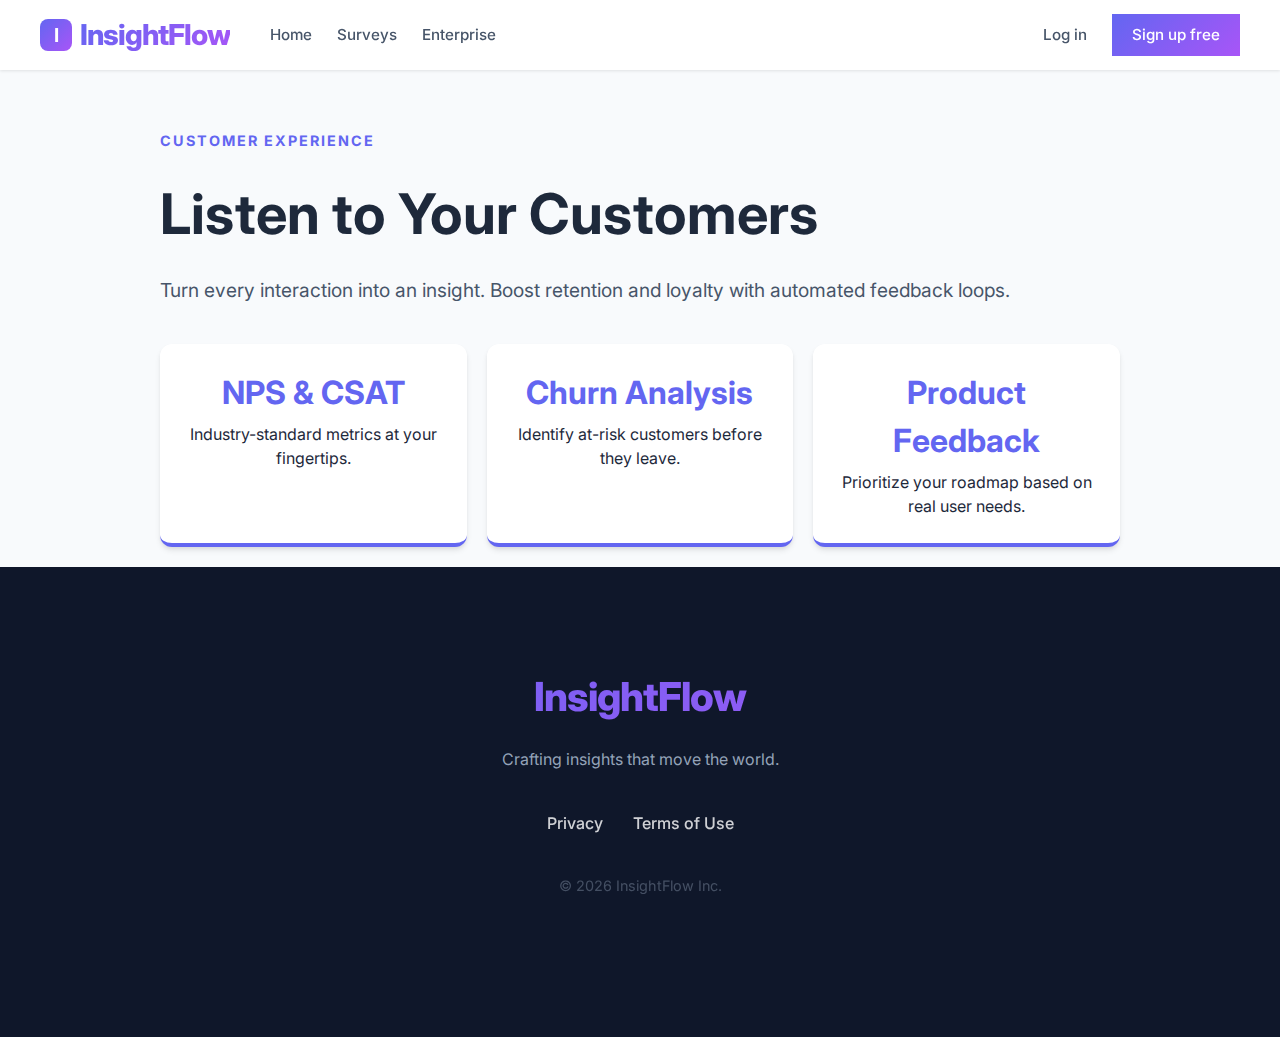
<file: customer-feedback.html>
<!DOCTYPE html>
<html lang="en">

<head>
    <meta charset="UTF-8">
    <meta name="viewport" content="width=device-width, initial-scale=1.0">
    <title>Customer Feedback | InsightFlow</title>
    <link rel="stylesheet" href="style.css">
    <link href="https://fonts.googleapis.com/css2?family=Inter:wght@300;400;600;800&display=swap" rel="stylesheet">
</head>

<body>
    <nav>
        <div style="display: flex; align-items: center; gap: 40px;">
            <a href="index.html" class="brand"
                style="display: flex; align-items: center; gap: 8px; text-decoration: none;">
                <div
                    style="width: 32px; height: 32px; background: var(--brand-gradient); border-radius: 8px; display: flex; align-items: center; justify-content: center; color: white; font-weight: bold; font-size: 1.2rem;">
                    I</div>
                <span class="brand-text">InsightFlow</span>
            </a>
            <button class="mobile-menu-btn" onclick="toggleMobileMenu()">☰</button>
            <div class="nav-links" id="main-nav-links">
                <a href="index.html" class="nav-item">Home</a>
                <a href="online-surveys.html" class="nav-item">Surveys</a>
                <a href="enterprise.html" class="nav-item">Enterprise</a>
            </div>
        </div>
        <div class="nav-links">
            <a href="login.html" class="nav-item guest-only">Log in</a>
            <a href="signup.html" class="nav-item guest-only btn-primary" style="padding: 10px 20px; color: white;">Sign
                up free</a>
        </div>
    </nav>

    <section class="container mt-40">
        <div class="reveal visible">
            <div class="tagline">Customer Experience</div>
            <h1 style="font-size: 3.5rem; margin-bottom: 20px;">Listen to Your Customers</h1>
            <p style="font-size: 1.2rem; margin-bottom: 40px; color: #475569;">Turn every interaction into an insight.
                Boost retention and loyalty with automated feedback loops.</p>
        </div>

        <div class="stats-grid mt-40">
            <div class="stat-card">
                <h4>NPS & CSAT</h4>
                <p>Industry-standard metrics at your fingertips.</p>
            </div>
            <div class="stat-card">
                <h4>Churn Analysis</h4>
                <p>Identify at-risk customers before they leave.</p>
            </div>
            <div class="stat-card">
                <h4>Product Feedback</h4>
                <p>Prioritize your roadmap based on real user needs.</p>
            </div>
        </div>
    </section>

    <footer>
        <div style="max-width: 1200px; margin: 0 auto;">
            <h2 class="brand-text">InsightFlow</h2>
            <p>Crafting insights that move the world.</p>
            <div style="display: flex; justify-content: center; gap: 30px; opacity: 0.8;">
                <a href="#">Privacy</a>
                <a href="#">Terms of Use</a>
            </div>
            <p style="margin-top: 40px; font-size: 0.9rem; opacity: 0.4;">&copy; 2026 InsightFlow Inc.</p>
        </div>
    </footer>

    <script src="script.js"></script>
</body>

</html>
</file>
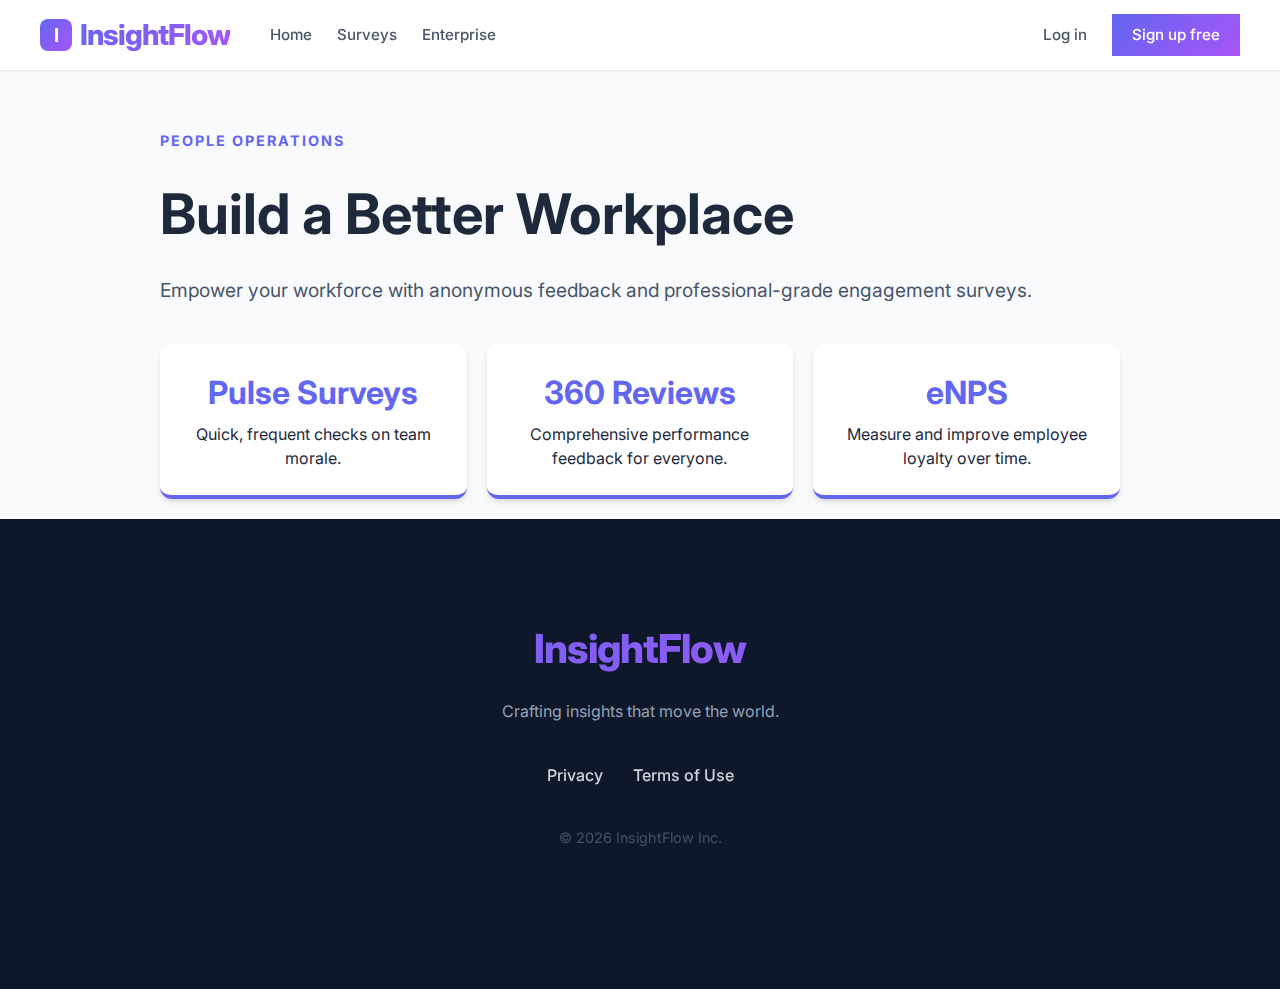
<file: employee-engagement.html>
<!DOCTYPE html>
<html lang="en">

<head>
    <meta charset="UTF-8">
    <meta name="viewport" content="width=device-width, initial-scale=1.0">
    <title>Employee Engagement | InsightFlow</title>
    <link rel="stylesheet" href="style.css">
    <link href="https://fonts.googleapis.com/css2?family=Inter:wght@300;400;600;800&display=swap" rel="stylesheet">
</head>

<body>
    <nav>
        <div style="display: flex; align-items: center; gap: 40px;">
            <a href="index.html" class="brand"
                style="display: flex; align-items: center; gap: 8px; text-decoration: none;">
                <div
                    style="width: 32px; height: 32px; background: var(--brand-gradient); border-radius: 8px; display: flex; align-items: center; justify-content: center; color: white; font-weight: bold; font-size: 1.2rem;">
                    I</div>
                <span class="brand-text">InsightFlow</span>
            </a>
            <button class="mobile-menu-btn" onclick="toggleMobileMenu()">☰</button>
            <div class="nav-links" id="main-nav-links">
                <a href="index.html" class="nav-item">Home</a>
                <a href="online-surveys.html" class="nav-item">Surveys</a>
                <a href="enterprise.html" class="nav-item">Enterprise</a>
            </div>
        </div>
        <div class="nav-links">
            <a href="login.html" class="nav-item guest-only">Log in</a>
            <a href="signup.html" class="nav-item guest-only btn-primary" style="padding: 10px 20px; color: white;">Sign
                up free</a>
        </div>
    </nav>

    <section class="container mt-40">
        <div class="reveal visible">
            <div class="tagline">People Operations</div>
            <h1 style="font-size: 3.5rem; margin-bottom: 20px;">Build a Better Workplace</h1>
            <p style="font-size: 1.2rem; margin-bottom: 40px; color: #475569;">Empower your workforce with anonymous
                feedback and professional-grade engagement surveys.</p>
        </div>

        <div class="stats-grid mt-40">
            <div class="stat-card">
                <h4>Pulse Surveys</h4>
                <p>Quick, frequent checks on team morale.</p>
            </div>
            <div class="stat-card">
                <h4>360 Reviews</h4>
                <p>Comprehensive performance feedback for everyone.</p>
            </div>
            <div class="stat-card">
                <h4>eNPS</h4>
                <p>Measure and improve employee loyalty over time.</p>
            </div>
        </div>
    </section>

    <footer>
        <div style="max-width: 1200px; margin: 0 auto;">
            <h2 class="brand-text">InsightFlow</h2>
            <p>Crafting insights that move the world.</p>
            <div style="display: flex; justify-content: center; gap: 30px; opacity: 0.8;">
                <a href="#">Privacy</a>
                <a href="#">Terms of Use</a>
            </div>
            <p style="margin-top: 40px; font-size: 0.9rem; opacity: 0.4;">&copy; 2026 InsightFlow Inc.</p>
        </div>
    </footer>

    <script src="script.js"></script>
</body>

</html>
</file>
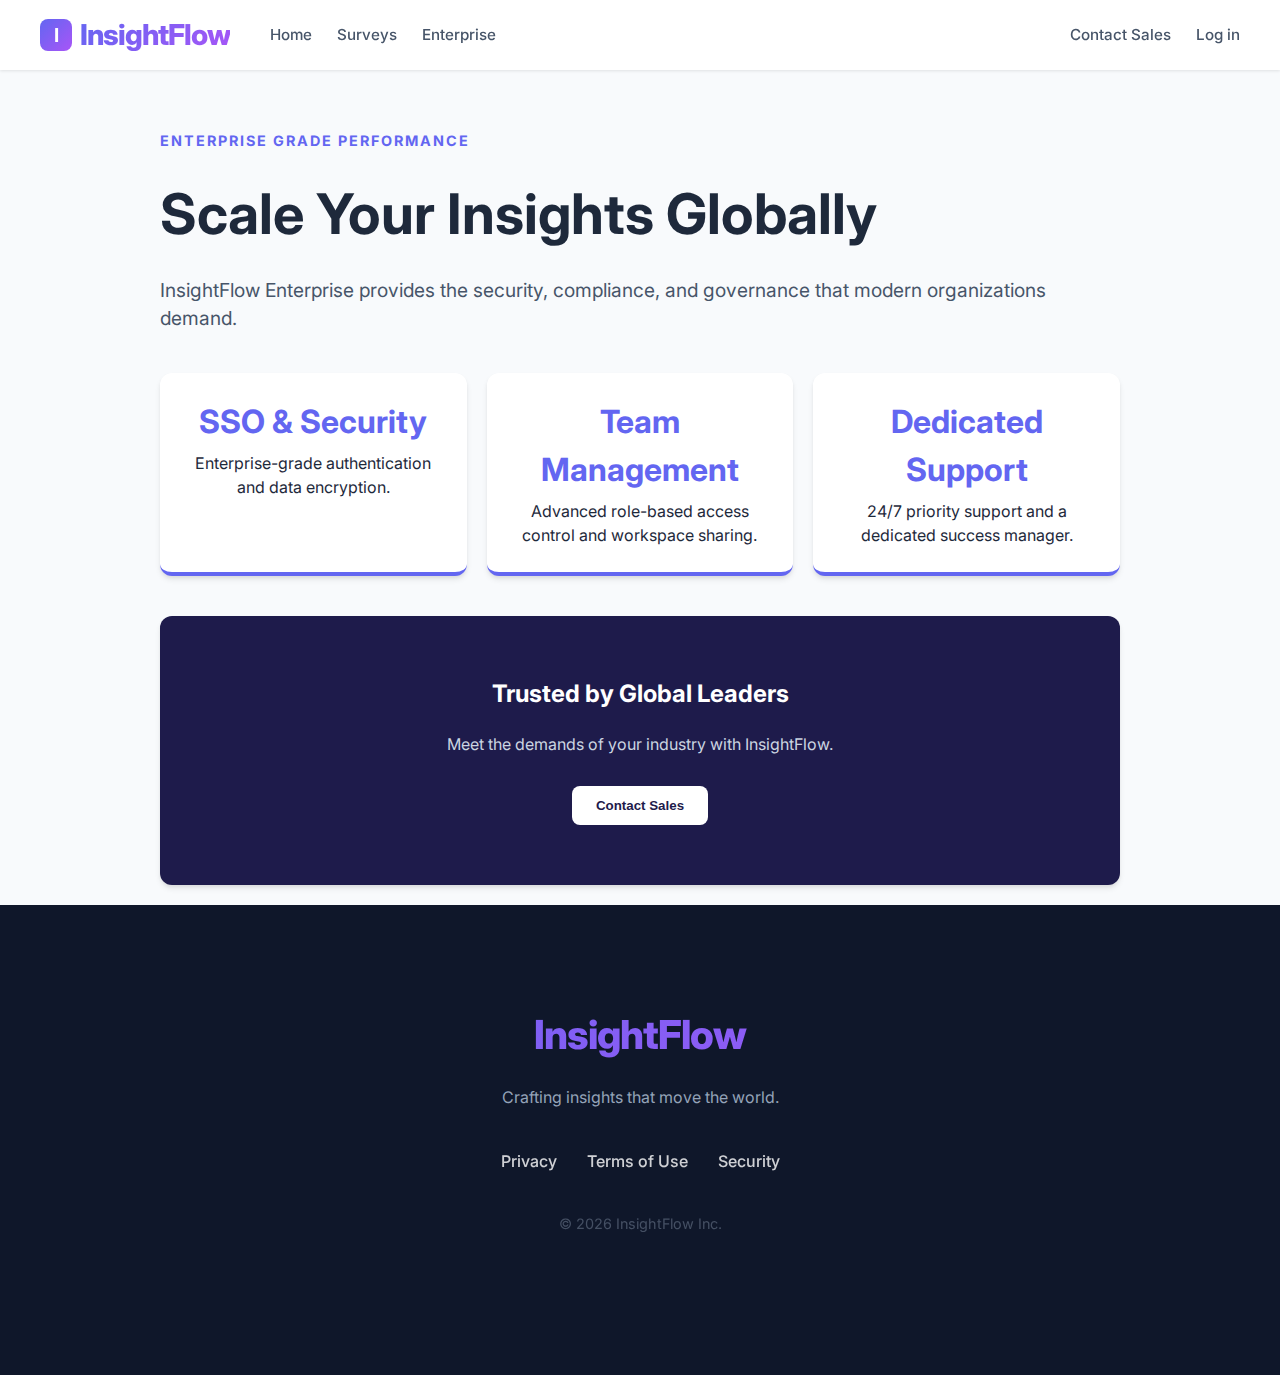
<file: enterprise.html>
<!DOCTYPE html>
<html lang="en">

<head>
    <meta charset="UTF-8">
    <meta name="viewport" content="width=device-width, initial-scale=1.0">
    <title>Enterprise Solutions | InsightFlow</title>
    <link rel="stylesheet" href="style.css">
    <link href="https://fonts.googleapis.com/css2?family=Inter:wght@300;400;600;800&display=swap" rel="stylesheet">
</head>

<body>
    <nav>
        <div style="display: flex; align-items: center; gap: 40px;">
            <a href="index.html" class="brand"
                style="display: flex; align-items: center; gap: 8px; text-decoration: none;">
                <div
                    style="width: 32px; height: 32px; background: var(--brand-gradient); border-radius: 8px; display: flex; align-items: center; justify-content: center; color: white; font-weight: bold; font-size: 1.2rem;">
                    I</div>
                <span class="brand-text">InsightFlow</span>
            </a>
            <button class="mobile-menu-btn" onclick="toggleMobileMenu()">☰</button>
            <div class="nav-links" id="main-nav-links">
                <a href="index.html" class="nav-item">Home</a>
                <a href="online-surveys.html" class="nav-item">Surveys</a>
                <a href="enterprise.html" class="nav-item active">Enterprise</a>
            </div>
        </div>
        <div class="nav-links">
            <a href="#" class="nav-item guest-only">Contact Sales</a>
            <a href="login.html" class="nav-item guest-only">Log in</a>
        </div>
    </nav>

    <section class="container mt-40">
        <div class="reveal visible">
            <div class="tagline">Enterprise Grade Performance</div>
            <h1 style="font-size: 3.5rem; margin-bottom: 20px;">Scale Your Insights Globally</h1>
            <p style="font-size: 1.2rem; margin-bottom: 40px; color: #475569;">InsightFlow Enterprise provides the
                security, compliance, and governance that modern organizations demand.</p>
        </div>

        <div class="stats-grid mt-40">
            <div class="stat-card">
                <h4>SSO & Security</h4>
                <p>Enterprise-grade authentication and data encryption.</p>
            </div>
            <div class="stat-card">
                <h4>Team Management</h4>
                <p>Advanced role-based access control and workspace sharing.</p>
            </div>
            <div class="stat-card">
                <h4>Dedicated Support</h4>
                <p>24/7 priority support and a dedicated success manager.</p>
            </div>
        </div>

        <div class="card mt-40"
            style="background: #1e1b4b; color: white; border: none; padding: 60px; text-align: center;">
            <h2 class="mb-20" style="color: white;">Trusted by Global Leaders</h2>
            <p class="mb-30" style="color: #cbd5e1;">Meet the demands of your industry with InsightFlow.</p>
            <button class="btn btn-primary" style="background: white; color: #1e1b4b; border: none;">Contact
                Sales</button>
        </div>
    </section>

    <footer>
        <div style="max-width: 1200px; margin: 0 auto;">
            <h2 class="brand-text">InsightFlow</h2>
            <p>Crafting insights that move the world.</p>
            <div style="display: flex; justify-content: center; gap: 30px; opacity: 0.8;">
                <a href="#">Privacy</a>
                <a href="#">Terms of Use</a>
                <a href="#">Security</a>
            </div>
            <p style="margin-top: 40px; font-size: 0.9rem; opacity: 0.4;">&copy; 2026 InsightFlow Inc.</p>
        </div>
    </footer>

    <script src="script.js"></script>
</body>

</html>
</file>
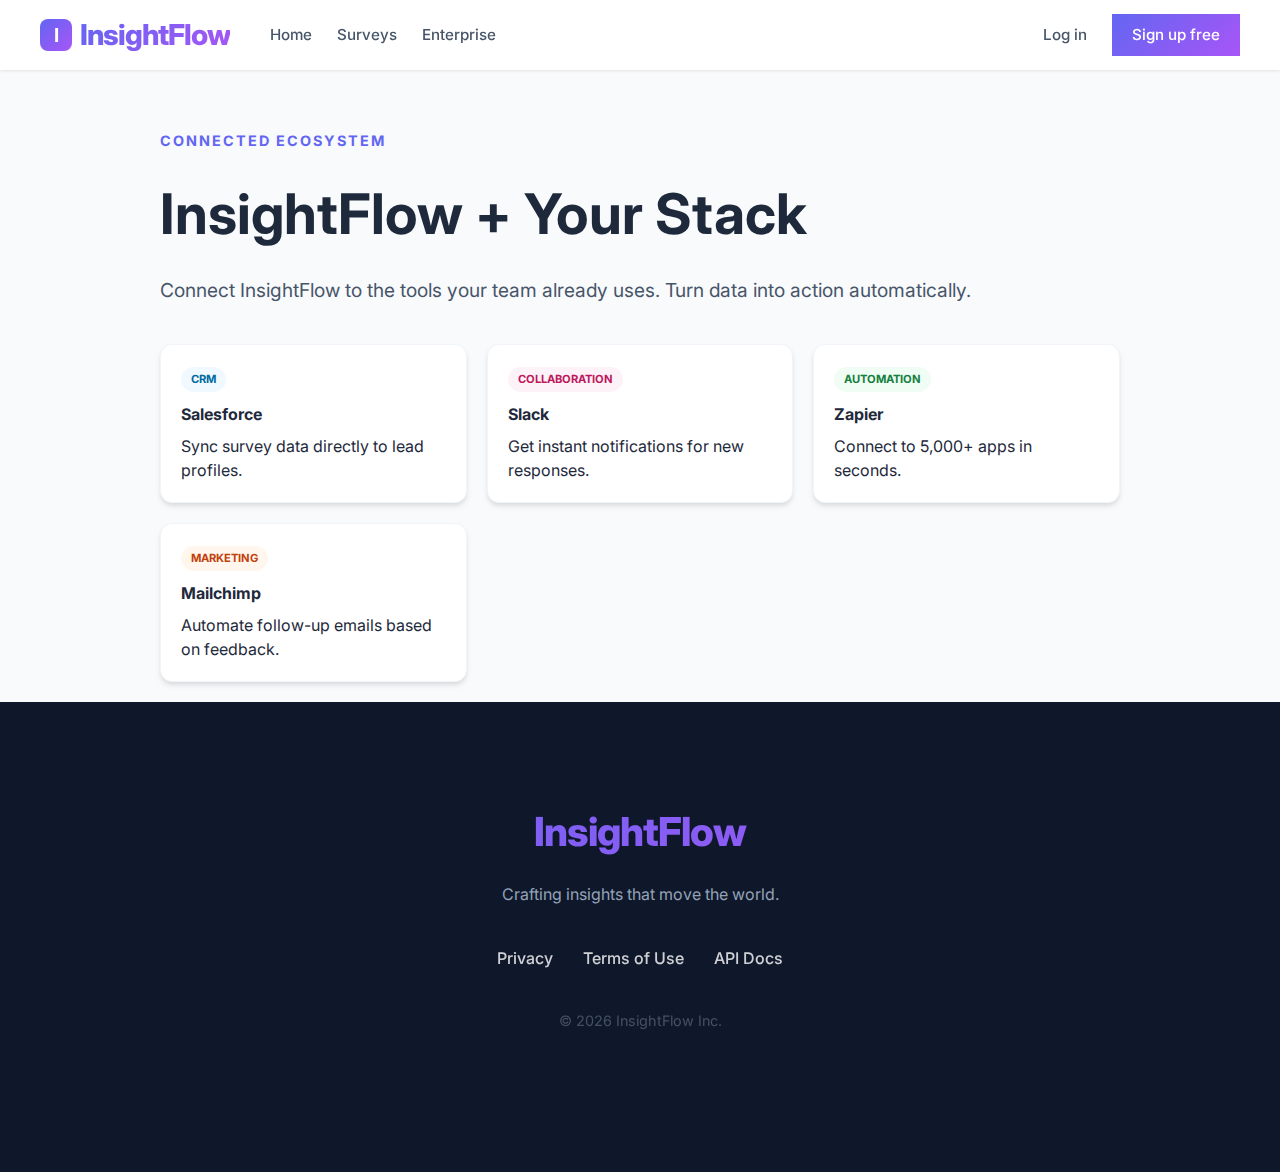
<file: integrations.html>
<!DOCTYPE html>
<html lang="en">

<head>
    <meta charset="UTF-8">
    <meta name="viewport" content="width=device-width, initial-scale=1.0">
    <title>Integrations | InsightFlow</title>
    <link rel="stylesheet" href="style.css">
    <link href="https://fonts.googleapis.com/css2?family=Inter:wght@300;400;600;800&display=swap" rel="stylesheet">
</head>

<body>
    <nav>
        <div style="display: flex; align-items: center; gap: 40px;">
            <a href="index.html" class="brand"
                style="display: flex; align-items: center; gap: 8px; text-decoration: none;">
                <div
                    style="width: 32px; height: 32px; background: var(--brand-gradient); border-radius: 8px; display: flex; align-items: center; justify-content: center; color: white; font-weight: bold; font-size: 1.2rem;">
                    I</div>
                <span class="brand-text">InsightFlow</span>
            </a>
            <button class="mobile-menu-btn" onclick="toggleMobileMenu()">☰</button>
            <div class="nav-links" id="main-nav-links">
                <a href="index.html" class="nav-item">Home</a>
                <a href="online-surveys.html" class="nav-item">Surveys</a>
                <a href="enterprise.html" class="nav-item">Enterprise</a>
            </div>
        </div>
        <div class="nav-links">
            <a href="login.html" class="nav-item guest-only">Log in</a>
            <a href="signup.html" class="nav-item guest-only btn-primary" style="padding: 10px 20px; color: white;">Sign
                up free</a>
        </div>
    </nav>

    <section class="container mt-40">
        <div class="reveal visible">
            <div class="tagline">Connected Ecosystem</div>
            <h1 style="font-size: 3.5rem; margin-bottom: 20px;">InsightFlow + Your Stack</h1>
            <p style="font-size: 1.2rem; margin-bottom: 40px; color: #475569;">Connect InsightFlow to the tools your
                team already uses. Turn data into action automatically.</p>
        </div>

        <div class="surveys-list mt-40">
            <div class="survey-card">
                <div class="survey-tag" style="background:#f0f9ff; color:#0369a1;">CRM</div>
                <div class="survey-title">Salesforce</div>
                <div class="survey-stats">Sync survey data directly to lead profiles.</div>
            </div>
            <div class="survey-card">
                <div class="survey-tag" style="background:#fdf2f8; color:#be185d;">COLLABORATION</div>
                <div class="survey-title">Slack</div>
                <div class="survey-stats">Get instant notifications for new responses.</div>
            </div>
            <div class="survey-card">
                <div class="survey-tag" style="background:#f0fdf4; color:#15803d;">AUTOMATION</div>
                <div class="survey-title">Zapier</div>
                <div class="survey-stats">Connect to 5,000+ apps in seconds.</div>
            </div>
            <div class="survey-card">
                <div class="survey-tag" style="background:#fff7ed; color:#c2410c;">MARKETING</div>
                <div class="survey-title">Mailchimp</div>
                <div class="survey-stats">Automate follow-up emails based on feedback.</div>
            </div>
        </div>
    </section>

    <footer>
        <div style="max-width: 1200px; margin: 0 auto;">
            <h2 class="brand-text">InsightFlow</h2>
            <p>Crafting insights that move the world.</p>
            <div style="display: flex; justify-content: center; gap: 30px; opacity: 0.8;">
                <a href="#">Privacy</a>
                <a href="#">Terms of Use</a>
                <a href="#">API Docs</a>
            </div>
            <p style="margin-top: 40px; font-size: 0.9rem; opacity: 0.4;">&copy; 2026 InsightFlow Inc.</p>
        </div>
    </footer>

    <script src="script.js"></script>
</body>

</html>
</file>
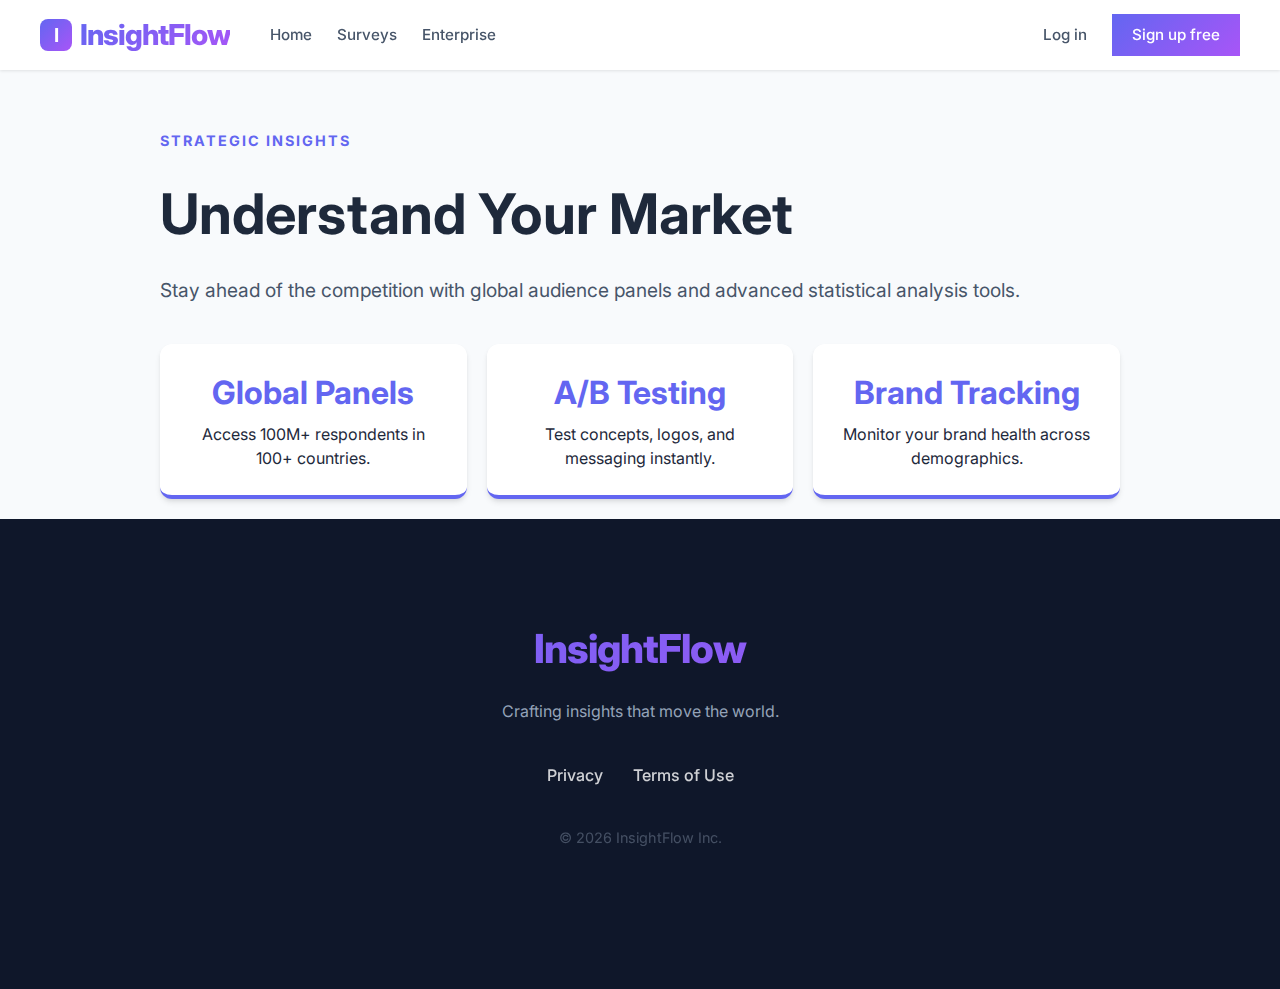
<file: market-research.html>
<!DOCTYPE html>
<html lang="en">

<head>
    <meta charset="UTF-8">
    <meta name="viewport" content="width=device-width, initial-scale=1.0">
    <title>Market Research | InsightFlow</title>
    <link rel="stylesheet" href="style.css">
    <link href="https://fonts.googleapis.com/css2?family=Inter:wght@300;400;600;800&display=swap" rel="stylesheet">
</head>

<body>
    <nav>
        <div style="display: flex; align-items: center; gap: 40px;">
            <a href="index.html" class="brand"
                style="display: flex; align-items: center; gap: 8px; text-decoration: none;">
                <div
                    style="width: 32px; height: 32px; background: var(--brand-gradient); border-radius: 8px; display: flex; align-items: center; justify-content: center; color: white; font-weight: bold; font-size: 1.2rem;">
                    I</div>
                <span class="brand-text">InsightFlow</span>
            </a>
            <button class="mobile-menu-btn" onclick="toggleMobileMenu()">☰</button>
            <div class="nav-links" id="main-nav-links">
                <a href="index.html" class="nav-item">Home</a>
                <a href="online-surveys.html" class="nav-item">Surveys</a>
                <a href="enterprise.html" class="nav-item">Enterprise</a>
            </div>
        </div>
        <div class="nav-links">
            <a href="login.html" class="nav-item guest-only">Log in</a>
            <a href="signup.html" class="nav-item guest-only btn-primary" style="padding: 10px 20px; color: white;">Sign
                up free</a>
        </div>
    </nav>

    <section class="container mt-40">
        <div class="reveal visible">
            <div class="tagline">Strategic Insights</div>
            <h1 style="font-size: 3.5rem; margin-bottom: 20px;">Understand Your Market</h1>
            <p style="font-size: 1.2rem; margin-bottom: 40px; color: #475569;">Stay ahead of the competition with global
                audience panels and advanced statistical analysis tools.</p>
        </div>

        <div class="stats-grid mt-40">
            <div class="stat-card">
                <h4>Global Panels</h4>
                <p>Access 100M+ respondents in 100+ countries.</p>
            </div>
            <div class="stat-card">
                <h4>A/B Testing</h4>
                <p>Test concepts, logos, and messaging instantly.</p>
            </div>
            <div class="stat-card">
                <h4>Brand Tracking</h4>
                <p>Monitor your brand health across demographics.</p>
            </div>
        </div>
    </section>

    <footer>
        <div style="max-width: 1200px; margin: 0 auto;">
            <h2 class="brand-text">InsightFlow</h2>
            <p>Crafting insights that move the world.</p>
            <div style="display: flex; justify-content: center; gap: 30px; opacity: 0.8;">
                <a href="#">Privacy</a>
                <a href="#">Terms of Use</a>
            </div>
            <p style="margin-top: 40px; font-size: 0.9rem; opacity: 0.4;">&copy; 2026 InsightFlow Inc.</p>
        </div>
    </footer>

    <script src="script.js"></script>
</body>

</html>
</file>
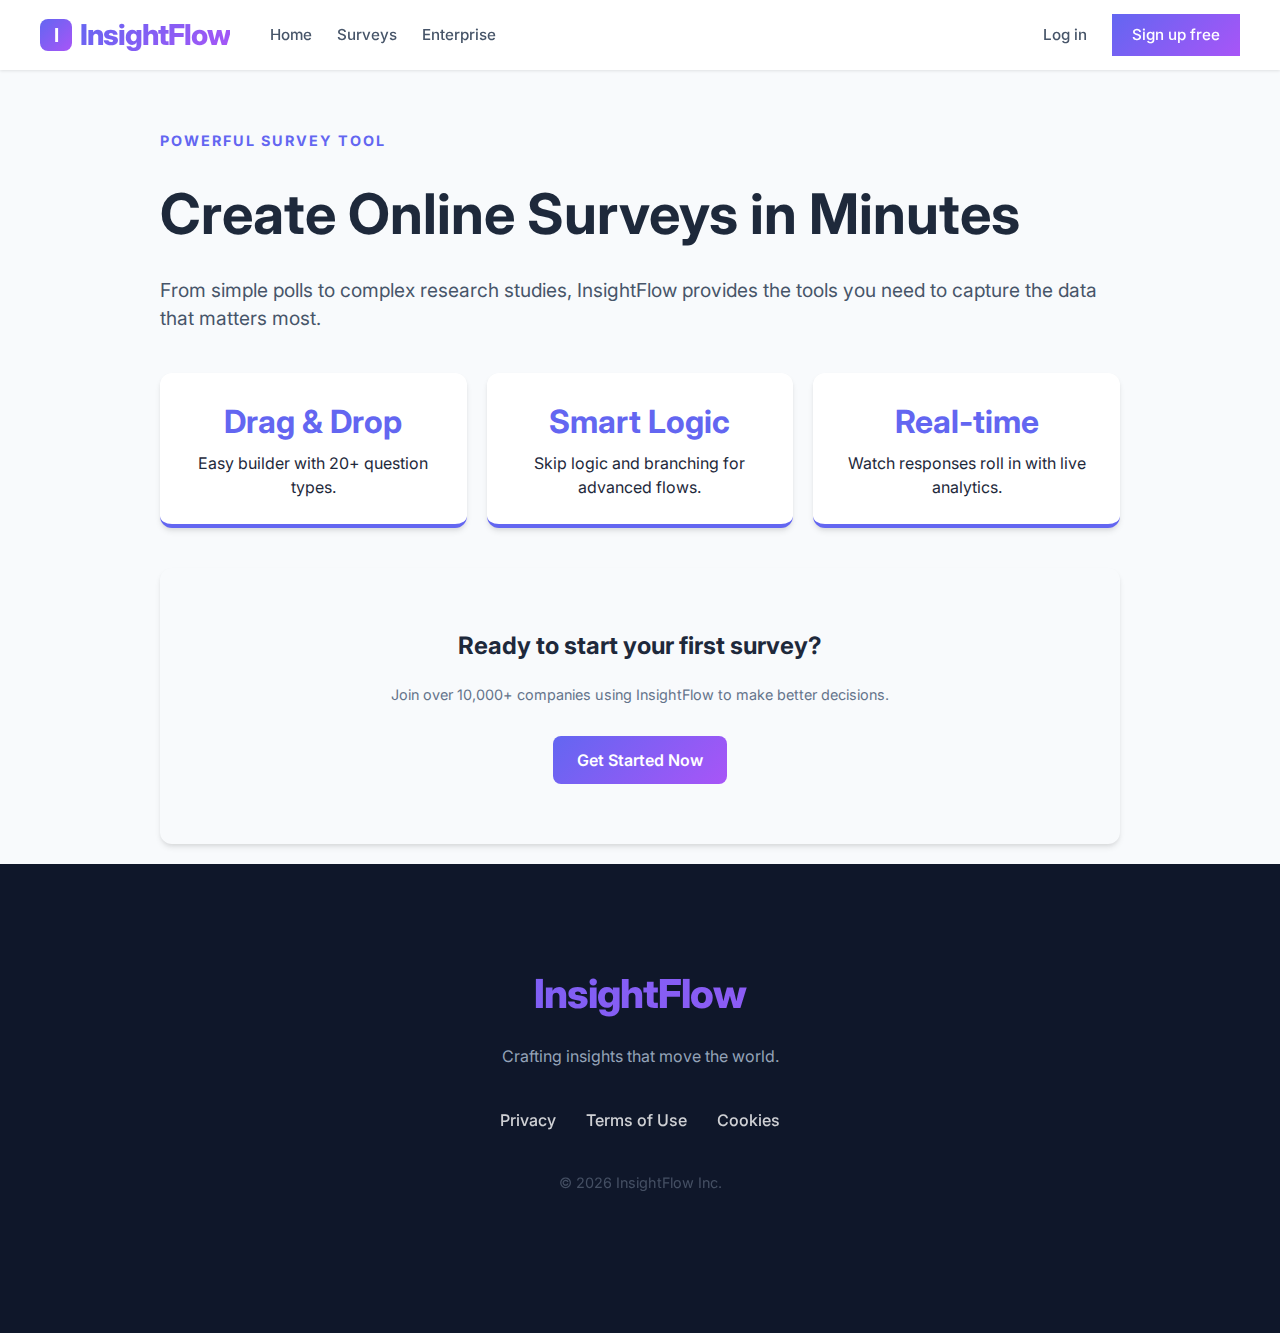
<file: online-surveys.html>
<!DOCTYPE html>
<html lang="en">

<head>
    <meta charset="UTF-8">
    <meta name="viewport" content="width=device-width, initial-scale=1.0">
    <title>Online Surveys | InsightFlow</title>
    <link rel="stylesheet" href="style.css">
    <link href="https://fonts.googleapis.com/css2?family=Inter:wght@300;400;600;800&display=swap" rel="stylesheet">
</head>

<body>
    <nav>
        <div style="display: flex; align-items: center; gap: 40px;">
            <a href="index.html" class="brand"
                style="display: flex; align-items: center; gap: 8px; text-decoration: none;">
                <div
                    style="width: 32px; height: 32px; background: var(--brand-gradient); border-radius: 8px; display: flex; align-items: center; justify-content: center; color: white; font-weight: bold; font-size: 1.2rem;">
                    I</div>
                <span class="brand-text">InsightFlow</span>
            </a>
            <button class="mobile-menu-btn" onclick="toggleMobileMenu()">☰</button>
            <div class="nav-links" id="main-nav-links">
                <a href="index.html" class="nav-item">Home</a>
                <a href="online-surveys.html" class="nav-item active">Surveys</a>
                <a href="enterprise.html" class="nav-item">Enterprise</a>
            </div>
        </div>
        <div class="nav-links">
            <a href="login.html" class="nav-item guest-only">Log in</a>
            <a href="signup.html" class="nav-item guest-only btn-primary" style="padding: 10px 20px; color: white;">Sign
                up free</a>
        </div>
    </nav>

    <section class="container mt-40">
        <div class="reveal visible">
            <div class="tagline">Powerful Survey Tool</div>
            <h1 style="font-size: 3.5rem; margin-bottom: 20px;">Create Online Surveys in Minutes</h1>
            <p style="font-size: 1.2rem; margin-bottom: 40px; color: #475569;">From simple polls to complex research
                studies, InsightFlow provides the tools you need to capture the data that matters most.</p>
        </div>

        <div class="stats-grid mt-40">
            <div class="stat-card">
                <h4>Drag & Drop</h4>
                <p>Easy builder with 20+ question types.</p>
            </div>
            <div class="stat-card">
                <h4>Smart Logic</h4>
                <p>Skip logic and branching for advanced flows.</p>
            </div>
            <div class="stat-card">
                <h4>Real-time</h4>
                <p>Watch responses roll in with live analytics.</p>
            </div>
        </div>

        <div class="card mt-40" style="background: #f8fafc; border: none; padding: 60px; text-align: center;">
            <h2 class="mb-20">Ready to start your first survey?</h2>
            <p class="mb-30 text-muted">Join over 10,000+ companies using InsightFlow to make better decisions.</p>
            <a href="signup.html" class="btn btn-primary">Get Started Now</a>
        </div>
    </section>

    <footer>
        <div style="max-width: 1200px; margin: 0 auto;">
            <h2 class="brand-text">InsightFlow</h2>
            <p>Crafting insights that move the world.</p>
            <div style="display: flex; justify-content: center; gap: 30px; opacity: 0.8;">
                <a href="#">Privacy</a>
                <a href="#">Terms of Use</a>
                <a href="#">Cookies</a>
            </div>
            <p style="margin-top: 40px; font-size: 0.9rem; opacity: 0.4;">&copy; 2026 InsightFlow Inc.</p>
        </div>
    </footer>

    <script src="script.js"></script>
</body>

</html>
</file>
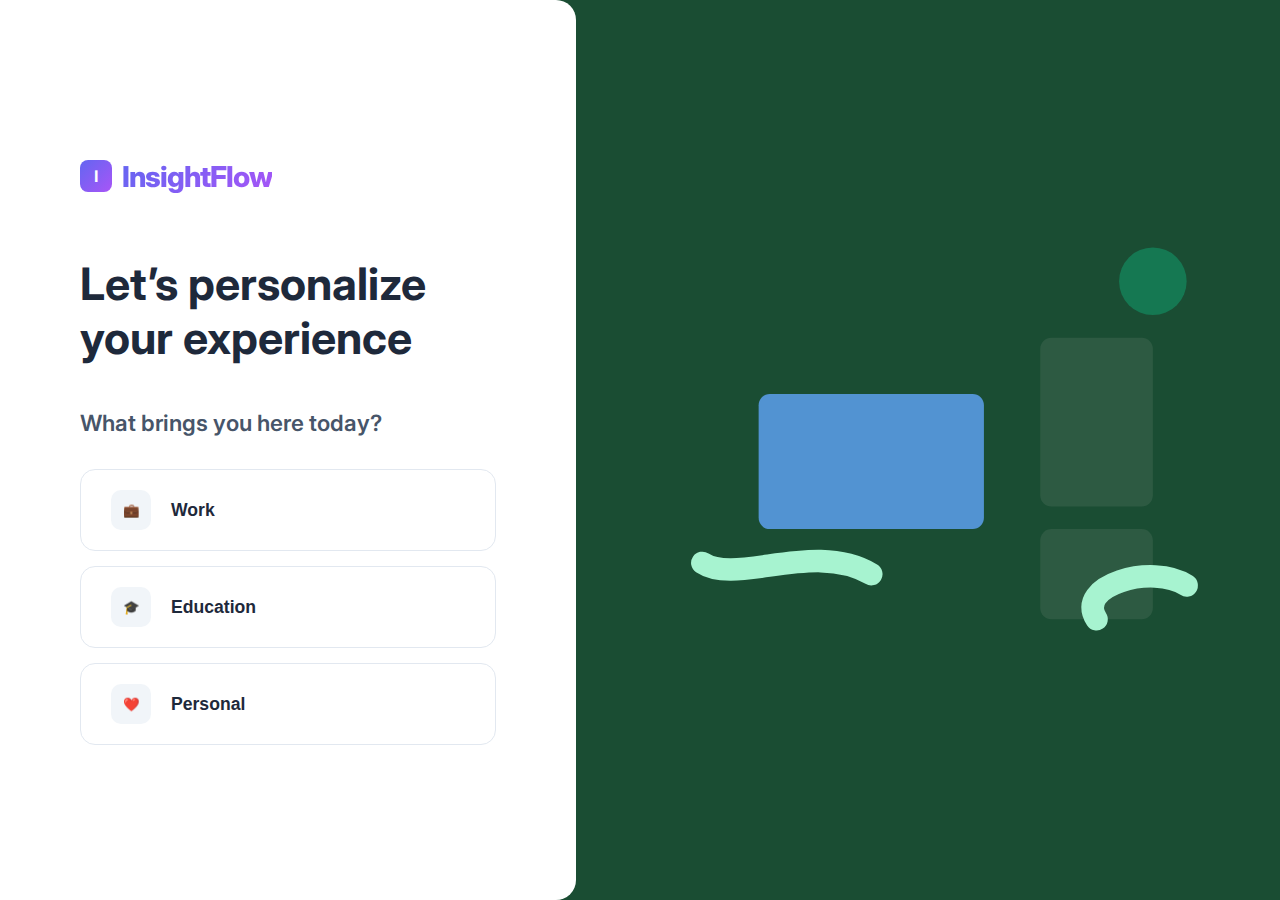
<file: personalize.html>
<!DOCTYPE html>
<html lang="en">

<head>
    <meta charset="UTF-8">
    <meta name="viewport" content="width=device-width, initial-scale=1.0">
    <title>Personalize | InsightFlow</title>
    <link rel="stylesheet" href="style.css">
    <link href="https://fonts.googleapis.com/css2?family=Inter:wght@300;400;600;700&display=swap" rel="stylesheet">
    <style>
        body {
            margin: 0;
            padding: 0;
            font-family: 'Inter', sans-serif;
            background-color: #1a4d33;
            /* Dark green matching screenshot */
            height: 100vh;
            display: flex;
            overflow: hidden;
        }

        .personalize-card {
            background: white;
            width: 45%;
            height: 100%;
            padding: 60px 80px;
            display: flex;
            flex-direction: column;
            justify-content: center;
            box-sizing: border-box;
            border-top-right-radius: 20px;
            border-bottom-right-radius: 20px;
            z-index: 2;
        }

        .brand-logo {
            margin-bottom: 60px;
            display: flex;
            align-items: center;
            gap: 10px;
        }

        .logo-box {
            width: 32px;
            height: 32px;
            background: var(--brand-gradient);
            border-radius: 8px;
            display: flex;
            align-items: center;
            justify-content: center;
            color: white;
            font-weight: bold;
        }

        h1 {
            font-size: 2.8rem;
            color: #1e293b;
            margin-bottom: 40px;
            line-height: 1.2;
            font-weight: 700;
        }

        h2 {
            font-size: 1.4rem;
            color: #475569;
            margin-bottom: 30px;
            font-weight: 600;
        }

        .options {
            display: flex;
            flex-direction: column;
            gap: 15px;
        }

        .option-btn {
            display: flex;
            align-items: center;
            gap: 20px;
            padding: 20px 30px;
            border: 1px solid #e2e8f0;
            border-radius: 15px;
            background: white;
            cursor: pointer;
            text-align: left;
        }

        .option-btn:hover {
            border-color: #10b981;
            background: #f8fafc;
        }

        .icon-bg {
            width: 40px;
            height: 40px;
            background: #f1f5f9;
            border-radius: 10px;
            display: flex;
            align-items: center;
            justify-content: center;
            color: #64748b;
        }

        .option-text {
            font-size: 1.1rem;
            font-weight: 600;
            color: #1e293b;
        }

        .illustration-side {
            flex: 1;
            display: flex;
            align-items: center;
            justify-content: center;
            position: relative;
        }

        .illustration-img {
            max-width: 80%;
            height: auto;
        }

        /* Responsive */
        @media (max-width: 1024px) {
            .personalize-card {
                width: 60%;
                padding: 40px;
            }
        }

        @media (max-width: 768px) {
            body {
                flex-direction: column;
            }

            .personalize-card {
                width: 100%;
                height: auto;
                border-radius: 0;
            }

            .illustration-side {
                display: none;
            }
        }
    </style>
</head>

<body>
    <div class="personalize-card">
        <div class="brand-logo">
            <div class="logo-box">I</div>
            <span class="brand-text">InsightFlow</span>
        </div>

        <h1>Let’s personalize your experience</h1>
        <h2>What brings you here today?</h2>

        <div class="options">
            <button class="option-btn" onclick="goToDashboard()">
                <div class="icon-bg">💼</div>
                <div class="option-text">Work</div>
            </button>
            <button class="option-btn" onclick="goToDashboard()">
                <div class="icon-bg">🎓</div>
                <div class="option-text">Education</div>
            </button>
            <button class="option-btn" onclick="goToDashboard()">
                <div class="icon-bg">❤️</div>
                <div class="option-text">Personal</div>
            </button>
        </div>
    </div>

    <div class="illustration-side">
        <!-- SVG Illustration matching the vibe of the screenshot -->
        <svg class="illustration-img" viewBox="0 0 500 400" fill="none" xmlns="http://www.w3.org/2000/svg">
            <rect x="350" y="100" width="100" height="150" rx="10" fill="#2d5a42" />
            <rect x="350" y="270" width="100" height="80" rx="10" fill="#2d5a42" />
            <rect x="100" y="150" width="200" height="120" rx="10" fill="#60a5fa" opacity="0.8" />
            <circle cx="450" cy="50" r="30" fill="#10b981" opacity="0.4" />
            <!-- Hand / Hand-drawn style elements -->
            <path d="M50 300C80 320 150 280 200 310" stroke="#a7f3d0" stroke-width="20" stroke-linecap="round" />
            <path d="M400 350C380 320 450 300 480 320" stroke="#a7f3d0" stroke-width="20" stroke-linecap="round" />
        </svg>
    </div>

    <script>
        function goToDashboard() {
            window.location.href = 'dashboard.html';
        }
    </script>
</body>

</html>
</file>
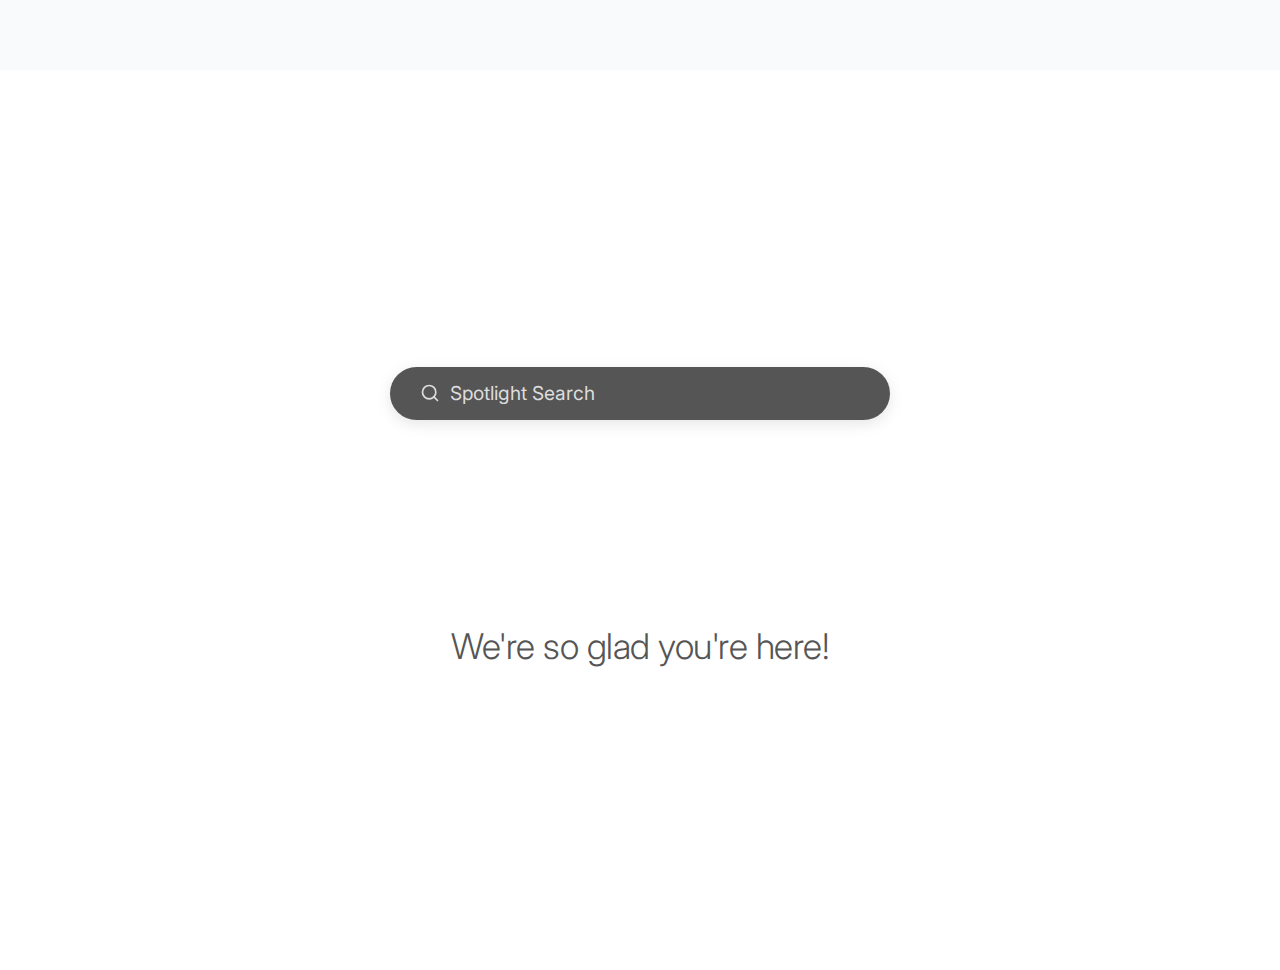
<file: welcome.html>
<!DOCTYPE html>
<html lang="en">

<head>
    <meta charset="UTF-8">
    <meta name="viewport" content="width=device-width, initial-scale=1.0">
    <title>Welcome | InsightFlow</title>
    <link rel="stylesheet" href="style.css">
    <link href="https://fonts.googleapis.com/css2?family=Inter:wght@300;400;600&display=swap" rel="stylesheet">
    <style>
        .welcome-wrapper {
            height: 100vh;
            display: flex;
            flex-direction: column;
            align-items: center;
            justify-content: center;
            background: #fff;
            text-align: center;
        }

        .search-pill {
            background: #555;
            color: #ddd;
            padding: 12px 30px;
            border-radius: 50px;
            display: flex;
            align-items: center;
            gap: 10px;
            width: 90%;
            max-width: 500px;
            margin-bottom: 200px;
            font-size: 1.2rem;
            box-shadow: 0 4px 15px rgba(0, 0, 0, 0.1);
        }

        .welcome-text {
            font-size: 2.22rem;
            color: #555;
            font-weight: 300;
            letter-spacing: -0.5px;
        }
    </style>
</head>

<body>
    <div class="welcome-wrapper">
        <div class="search-pill">
            <svg width="20" height="20" viewBox="0 0 24 24" fill="none" stroke="currentColor" stroke-width="2"
                stroke-linecap="round" stroke-linejoin="round">
                <circle cx="11" cy="11" r="8"></circle>
                <line x1="21" y1="21" x2="16.65" y2="16.65"></line>
            </svg>
            <span>Spotlight Search</span>
        </div>

        <h1 class="welcome-text">We're so glad you're here!</h1>
    </div>

    <script>
        // Redirect to personalization page after a few seconds
        setTimeout(() => {
            window.location.href = 'personalize.html';
        }, 1500);
    </script>
</body>

</html>
</file>
<file: style.css>
:root {
    --primary: #6366f1;
    --primary-dark: #4f46e5;
    --accent: #10b981;
    --bg-light: #f8fafc;
    --text: #1e293b;
    --text-muted: #64748b;
    --white: #ffffff;
    --brand-gradient: linear-gradient(135deg, #6366f1 0%, #a855f7 100%);
    --shadow: 0 4px 6px -1px rgba(0, 0, 0, 0.1), 0 2px 4px -1px rgba(0, 0, 0, 0.06);
    --shadow-lg: 0 20px 25px -5px rgba(0, 0, 0, 0.1), 0 10px 10px -5px rgba(0, 0, 0, 0.04);
    --radius: 12px;
}

html {
    scroll-behavior: smooth;
}

* {
    box-sizing: border-box;
    margin: 0;
    padding: 0;
}

body {
    font-family: 'Inter', sans-serif;
    background: var(--bg-light);
    color: var(--text);
    line-height: 1.5;
    padding-top: 70px;
    overflow-x: hidden;
}

/* Typography & Layout */
.container {
    max-width: 1000px;
    margin: 0 auto;
    padding: 20px;
}

.card {
    background: var(--white);
    padding: 30px;
    border-radius: var(--radius);
    box-shadow: var(--shadow);
    border: 1px solid #f1f5f9;
}

.mb-10 {
    margin-bottom: 10px;
}

.mb-20 {
    margin-bottom: 20px;
}

.mb-30 {
    margin-bottom: 30px;
}

.mt-40 {
    margin-top: 40px;
}

.text-muted {
    color: var(--text-muted);
    font-size: 0.9rem;
}

.brand-text {
    background: var(--brand-gradient);
    -webkit-background-clip: text;
    background-clip: text;
    -webkit-text-fill-color: transparent;
    color: var(--primary);
    font-weight: 800;
    font-size: 1.8rem;
    letter-spacing: -1px;
}

/* Navigation */
nav {
    position: fixed;
    top: 0;
    width: 100%;
    height: 70px;
    background: var(--white);
    display: flex;
    align-items: center;
    justify-content: space-between;
    padding: 0 40px;
    box-shadow: 0 1px 3px rgba(0, 0, 0, 0.1);
    z-index: 1000;
}

.nav-links {
    display: flex;
    gap: 25px;
    align-items: center;
}

.nav-item {
    text-decoration: none;
    color: #475569;
    font-weight: 500;
    font-size: 0.95rem;
    cursor: pointer;
    border: none;
    background: none;
    padding: 5px 0;
}

.nav-item:hover {
    color: var(--primary);
}

.mobile-menu-btn {
    display: none;
    font-size: 1.5rem;
    background: none;
    border: none;
    cursor: pointer;
    color: var(--text);
    padding: 5px;
}

/* Dropdown System */
.dropdown {
    position: relative;
    display: inline-block;
}

.dropdown-menu {
    position: absolute;
    top: 100%;
    left: 0;
    min-width: 200px;
    background: white;
    border-radius: 12px;
    box-shadow: 0 10px 25px rgba(0, 0, 0, 0.1);
    padding: 10px 0;
    opacity: 0;
    visibility: hidden;
    transform: translateY(10px);
    z-index: 1000;
    border: 1px solid #f1f5f9;
}

.dropdown.active .dropdown-menu {
    opacity: 1;
    visibility: visible;
    transform: translateY(0);
}

.dropdown-menu a {
    display: block;
    padding: 12px 20px;
    color: #475569;
    text-decoration: none;
    font-size: 0.9rem;
    font-weight: 500;
}

.dropdown-menu a:hover {
    background: #f8fafc;
    color: var(--primary);
}

/* Buttons & Forms */
.btn {
    padding: 12px 24px;
    border-radius: 8px;
    font-weight: 600;
    cursor: pointer;
    text-decoration: none;
    display: inline-block;
    border: none;
    text-align: center;
}

.btn-primary {
    background: var(--brand-gradient);
    color: white;
}

.btn-primary:hover {
    opacity: 0.9;
}

.btn-secondary {
    background: #f1f5f9;
    color: var(--text);
}

.btn-social {
    display: flex;
    align-items: center;
    justify-content: center;
    gap: 10px;
    width: 100%;
    padding: 12px;
    border: 1px solid #e2e8f0;
    border-radius: 8px;
    background: white;
    font-weight: 600;
    cursor: pointer;
    margin-bottom: 10px;
}

.btn-social:hover {
    background: #f8fafc;
    border-color: #cbd5e1;
}

.btn-social svg,
.btn-social img {
    width: 20px;
    height: 20px;
    flex-shrink: 0;
}

.form-group {
    margin-bottom: 15px;
    text-align: left;
}

.input-label {
    display: block;
    font-size: 0.85rem;
    font-weight: 600;
    margin-bottom: 5px;
    color: #475569;
}

input,
select {
    width: 100%;
    padding: 12px;
    border: 1px solid #e2e8f0;
    border-radius: 8px;
    font-size: 1rem;
}

/* Landing Page Specifics */
.hero-container {
    display: flex;
    align-items: center;
    justify-content: space-between;
    padding: 100px 80px;
    max-width: 1400px;
    margin: 0 auto;
    gap: 60px;
}

.hero-left {
    flex: 1;
}

.hero-right {
    flex: 1;
    display: flex;
    justify-content: center;
}

.hero-right img {
    max-width: 100%;
    height: auto;
    border-radius: 20px;
    box-shadow: 0 30px 60px rgba(0, 0, 0, 0.12);
}

.tagline {
    font-size: 0.9rem;
    font-weight: 700;
    text-transform: uppercase;
    color: var(--primary);
    letter-spacing: 2px;
    margin-bottom: 20px;
}

.hero-left h1 {
    font-size: 4rem;
    line-height: 1.1;
    margin-bottom: 25px;
    font-weight: 800;
    color: #1e293b;
}

.hero-left p {
    font-size: 1.25rem;
    color: #475569;
    margin-bottom: 40px;
    max-width: 550px;
}

.social-proof {
    text-align: center;
    padding: 80px 20px;
    background: #f8fafc;
}

.social-proof h2 {
    font-size: 1.1rem;
    color: #94a3b8;
    text-transform: uppercase;
    letter-spacing: 1.5px;
    margin-bottom: 40px;
}

.brand-logos {
    display: flex;
    justify-content: center;
    align-items: center;
    gap: 60px;
    flex-wrap: wrap;
    opacity: 0.6;
    filter: grayscale(1);
}

.brand-logos:hover {
    filter: grayscale(0);
    opacity: 1;
}

/* Dashboard Components */
.stats-grid {
    display: grid;
    grid-template-columns: repeat(auto-fit, minmax(200px, 1fr));
    gap: 20px;
}

.stat-card {
    background: white;
    padding: 25px;
    border-radius: var(--radius);
    text-align: center;
    box-shadow: var(--shadow);
    border-bottom: 4px solid var(--primary);
}

.stat-card h4 {
    font-size: 2rem;
    color: var(--primary);
    margin-bottom: 5px;
}

.surveys-list {
    display: grid;
    grid-template-columns: repeat(auto-fill, minmax(300px, 1fr));
    gap: 20px;
    margin-top: 20px;
}

.survey-card {
    background: white;
    padding: 20px;
    border-radius: var(--radius);
    border: 1px solid #f1f5f9;
    box-shadow: var(--shadow);
}

.survey-tag {
    font-size: 0.7rem;
    font-weight: 700;
    padding: 4px 10px;
    border-radius: 20px;
    display: inline-block;
    margin-bottom: 10px;
}

.survey-title {
    font-weight: 700;
    margin-bottom: 8px;
}

/* Modals */
.google-modal,
.creation-modal {
    position: fixed;
    top: 0;
    left: 0;
    width: 100%;
    height: 100%;
    background: rgba(0, 0, 0, 0.5);
    display: none;
    align-items: center;
    justify-content: center;
    z-index: 2000;
    backdrop-filter: blur(4px);
}

.google-modal.active,
.creation-modal.active {
    display: flex;
}

.google-card,
.creation-card {
    background: white;
    width: 600px;
    max-width: 90%;
    max-height: 90vh;
    padding: 40px;
    border-radius: var(--radius);
    box-shadow: 0 20px 25px -5px rgba(0, 0, 0, 0.1);
    overflow-y: auto;
}

.option-item {
    padding: 15px;
    border: 1px solid #e2e8f0;
    border-radius: 8px;
    margin-bottom: 10px;
    cursor: pointer;
    transition: all 0.2s;
    font-weight: 500;
}

.option-item:hover {
    background: #f1f5f9;
    border-color: var(--primary);
}

.option-item.selected {
    background: #eef2ff;
    border-color: var(--primary);
    color: var(--primary);
    box-shadow: 0 0 0 2px rgba(99, 102, 241, 0.2);
}


.google-card {
    text-align: center;
    width: 400px;
}

.account-item {
    display: flex;
    align-items: center;
    gap: 15px;
    padding: 12px;
    border-radius: 8px;
    cursor: pointer;
    text-align: left;
    border: 1px solid transparent;
}

.account-item:hover {
    background: #f1f3f4;
    border-color: #e0e0e0;
}

.account-avatar {
    width: 36px;
    height: 36px;
    border-radius: 50%;
    background-size: cover;
}

/* Backgrounds */
.bg-cinematic {
    position: fixed;
    top: 0;
    left: 0;
    width: 100%;
    height: 100vh;
    z-index: -2;
    background: #000;
}

.bg-cinematic-img {
    width: 100%;
    height: 100%;
    object-fit: cover;
    filter: brightness(0.6);
    opacity: 0;
}

.bg-cinematic-img.loaded {
    opacity: 1;
}

.bg-overlay {
    position: fixed;
    top: 0;
    left: 0;
    width: 100%;
    height: 100vh;
    z-index: -1;
    background: linear-gradient(180deg, rgba(255, 255, 255, 0.8) 0%, rgba(248, 250, 252, 0.95) 100%);
    pointer-events: none;
}

.auth-divider {
    display: flex;
    align-items: center;
    margin: 20px 0;
    color: #94a3b8;
    font-size: 0.8rem;
}

.auth-divider::before,
.auth-divider::after {
    content: "";
    flex: 1;
    border-bottom: 1px solid #e2e8f0;
}

.auth-divider::before {
    margin-right: 15px;
}

.auth-divider::after {
    margin-left: 15px;
}

@media (max-width: 1024px) {
    .hero-container {
        padding: 60px 40px;
        flex-direction: column;
        text-align: center;
    }

    .hero-left h1 {
        font-size: 3rem;
    }

    .hero-left p {
        margin: 0 auto 40px;
    }
}

@media (max-width: 768px) {
    nav {
        padding: 0 20px;
    }

    .mobile-menu-btn {
        display: block;
    }

    .nav-links:not(.auth-required) {
        display: none;
        position: absolute;
        top: 70px;
        left: 0;
        width: 100%;
        background: white;
        flex-direction: column;
        padding: 20px;
        box-shadow: 0 5px 10px rgba(0, 0, 0, 0.05);
        border-top: 1px solid #f1f5f9;
    }

    .nav-links.active {
        display: flex;
    }

    .dropdown-menu {
        position: static;
        box-shadow: none;
        border: none;
        padding-left: 20px;
        transform: none;
        visibility: visible;
        opacity: 1;
        display: none;
    }

    .dropdown.active .dropdown-menu {
        display: block;
    }

    .hero-container {
        padding: 40px 20px;
    }

    .hero-left h1 {
        font-size: 2.5rem;
    }

    .brand-logos {
        gap: 30px;
    }

    .brand-logos img {
        height: 20px !important;
    }
}

/* Footer */
footer {
    background: #0f172a;
    color: white;
    padding: 100px 20px;
    text-align: center;
}

footer .brand-text {
    font-size: 2.5rem;
    margin-bottom: 20px;
}

footer p {
    color: #94a3b8;
    max-width: 600px;
    margin: 0 auto 40px;
}

footer a {
    color: white;
    text-decoration: none;
    font-weight: 500;
}

footer a:hover {
    color: var(--primary);
}
</file>
